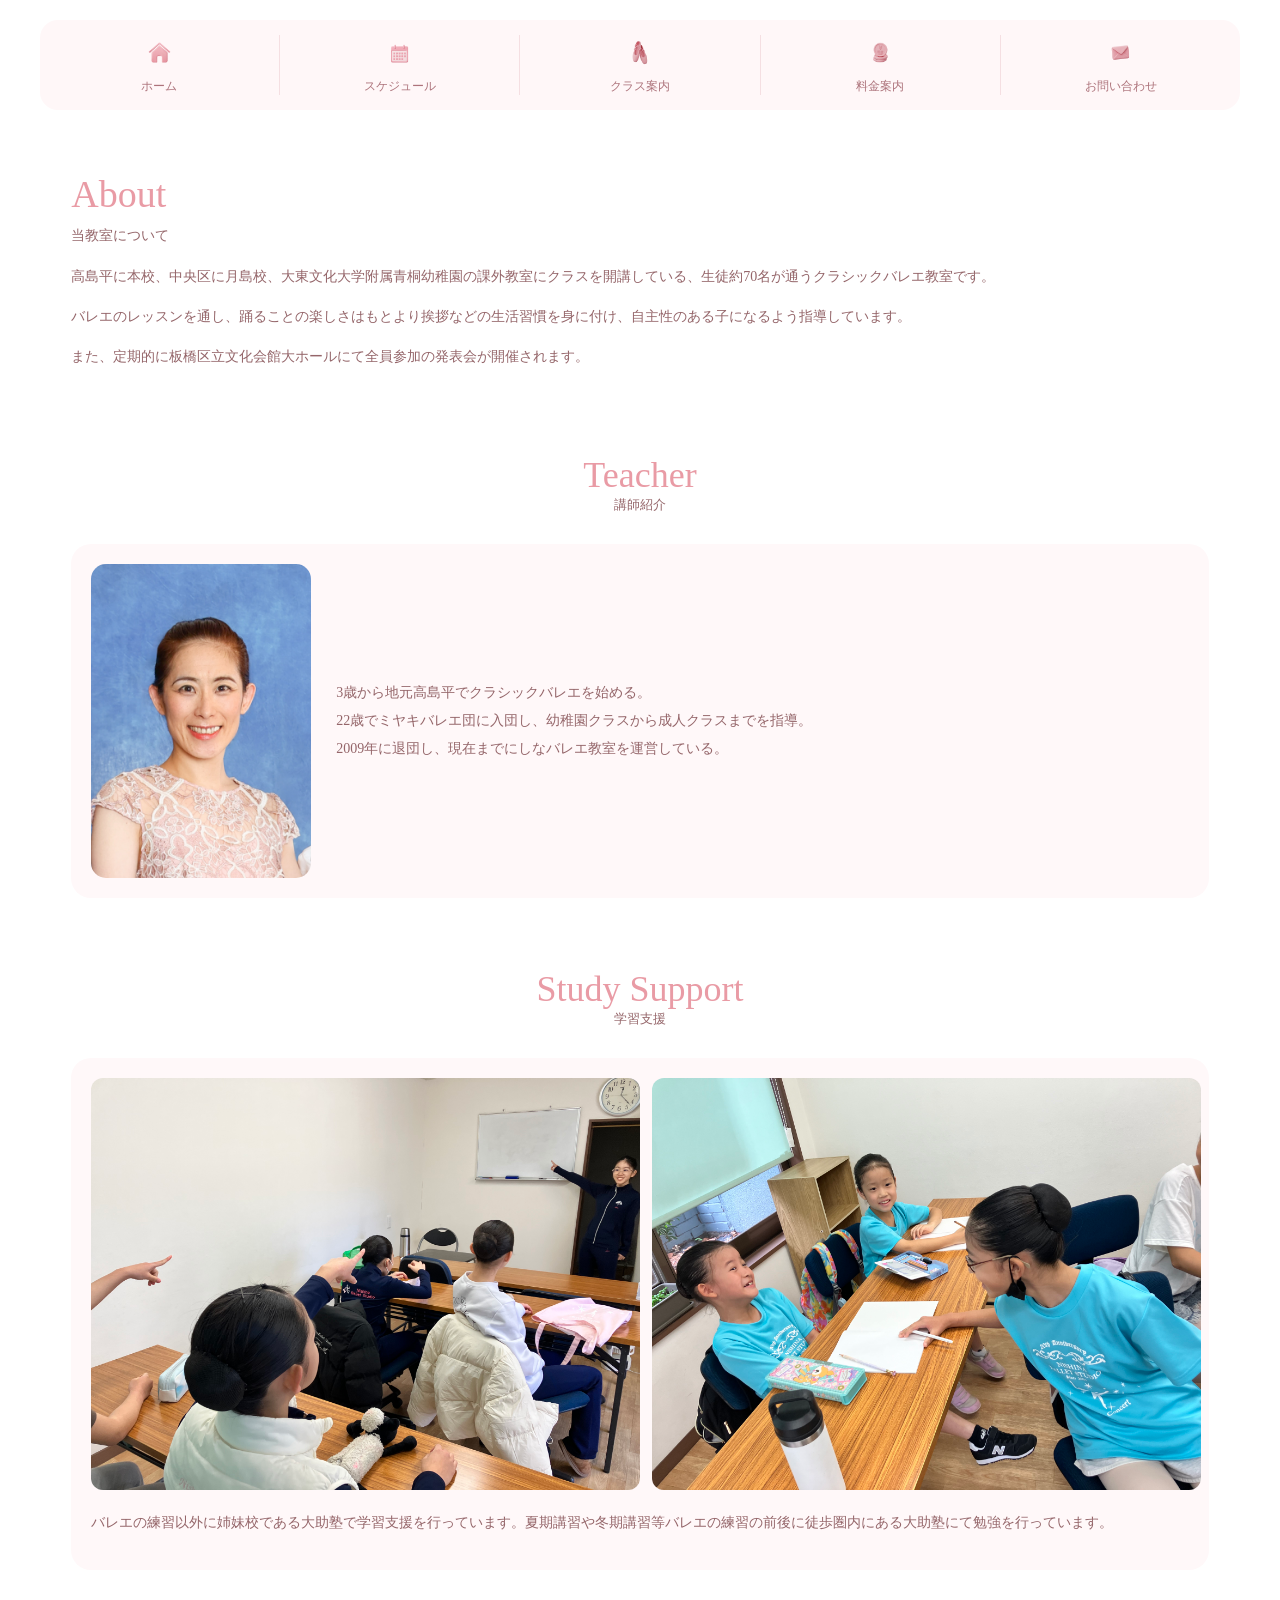
<file: index.html>
<!DOCTYPE html>
<html lang="ja">
<head>
    <meta charset="UTF-8">
    <meta name="viewport" content="width=device-width, initial-scale=1.0">
    <title>にしなバレエスタジオ | Nishina Ballet Studio | 東京都板橋区のバレエ教室</title>
    <link rel="stylesheet" href="css/index.css">
</head>
<body>
    <nav class="navigation">
    <a href="index.html">
        <img src="images/home.png" alt="ホーム">
        <span>ホーム</span>
    </a>
    <a href="schedule.html">
        <img src="images/schedule.png" alt="スケジュール">
        <span>スケジュール</span>
    </a>
    <a href="class.html">
        <img src="images/class.png" alt="クラス案内">
        <span>クラス案内</span>
    </a>
    <a href="fee.html">
        <img src="images/fee.png" alt="料金案内">
        <span>料金案内</span>
    </a>
    <a href="access-info.html">
        <img src="images/access-info.png" alt="お問い合わせ">
        <span>お問い合わせ</span>
    </a>
</nav>

    
<section class="about">

    <div class="about-text">

        <h2>About</h2>
        <p class="subtitle">当教室について</p>
        <p>高島平に本校、中央区に月島校、大東文化大学附属青桐幼稚園の課外教室にクラスを開講している、生徒約70名が通うクラシックバレエ教室です。</p>
        <p>バレエのレッスンを通し、踊ることの楽しさはもとより挨拶などの生活習慣を身に付け、自主性のある子になるよう指導しています。</p>
        <p>また、定期的に板橋区立文化会館大ホールにて全員参加の発表会が開催されます。</p>
    </div>
</section>


    
<!-- 講師紹介 -->
<section class="teacher">

    <div class="section-title">
        <h2>Teacher</h2>
        <p>講師紹介</p>
    </div>

    <div class="teacher-content">

        <img src="images/teacher.jpg" alt="小林西奈">

        <div class="teacher-text">
            <p>
                3歳から地元高島平でクラシックバレエを始める。
                <br>
                22歳でミヤキバレエ団に入団し、幼稚園クラスから成人クラスまでを指導。
                <br>
                2009年に退団し、現在までにしなバレエ教室を運営している。
            </p>
        </div>

    </div>

</section>


<!-- 学習支援 -->
<section class="study">

    <div class="section-title">
        <h2>Study Support</h2>
        <p>学習支援</p>
    </div>

    <div class="study-content">

        <div class="study-images">
            <img src="images/study1.jpg" alt="大助塾1">
            <img src="images/study2.jpg" alt="大助塾2">
        </div>

        <p>
            バレエの練習以外に姉妹校である大助塾で学習支援を行っています。夏期講習や冬期講習等バレエの練習の前後に徒歩圏内にある大助塾にて勉強を行っています。
        </p>

    </div>

</section>
</body>
</html>
</file>
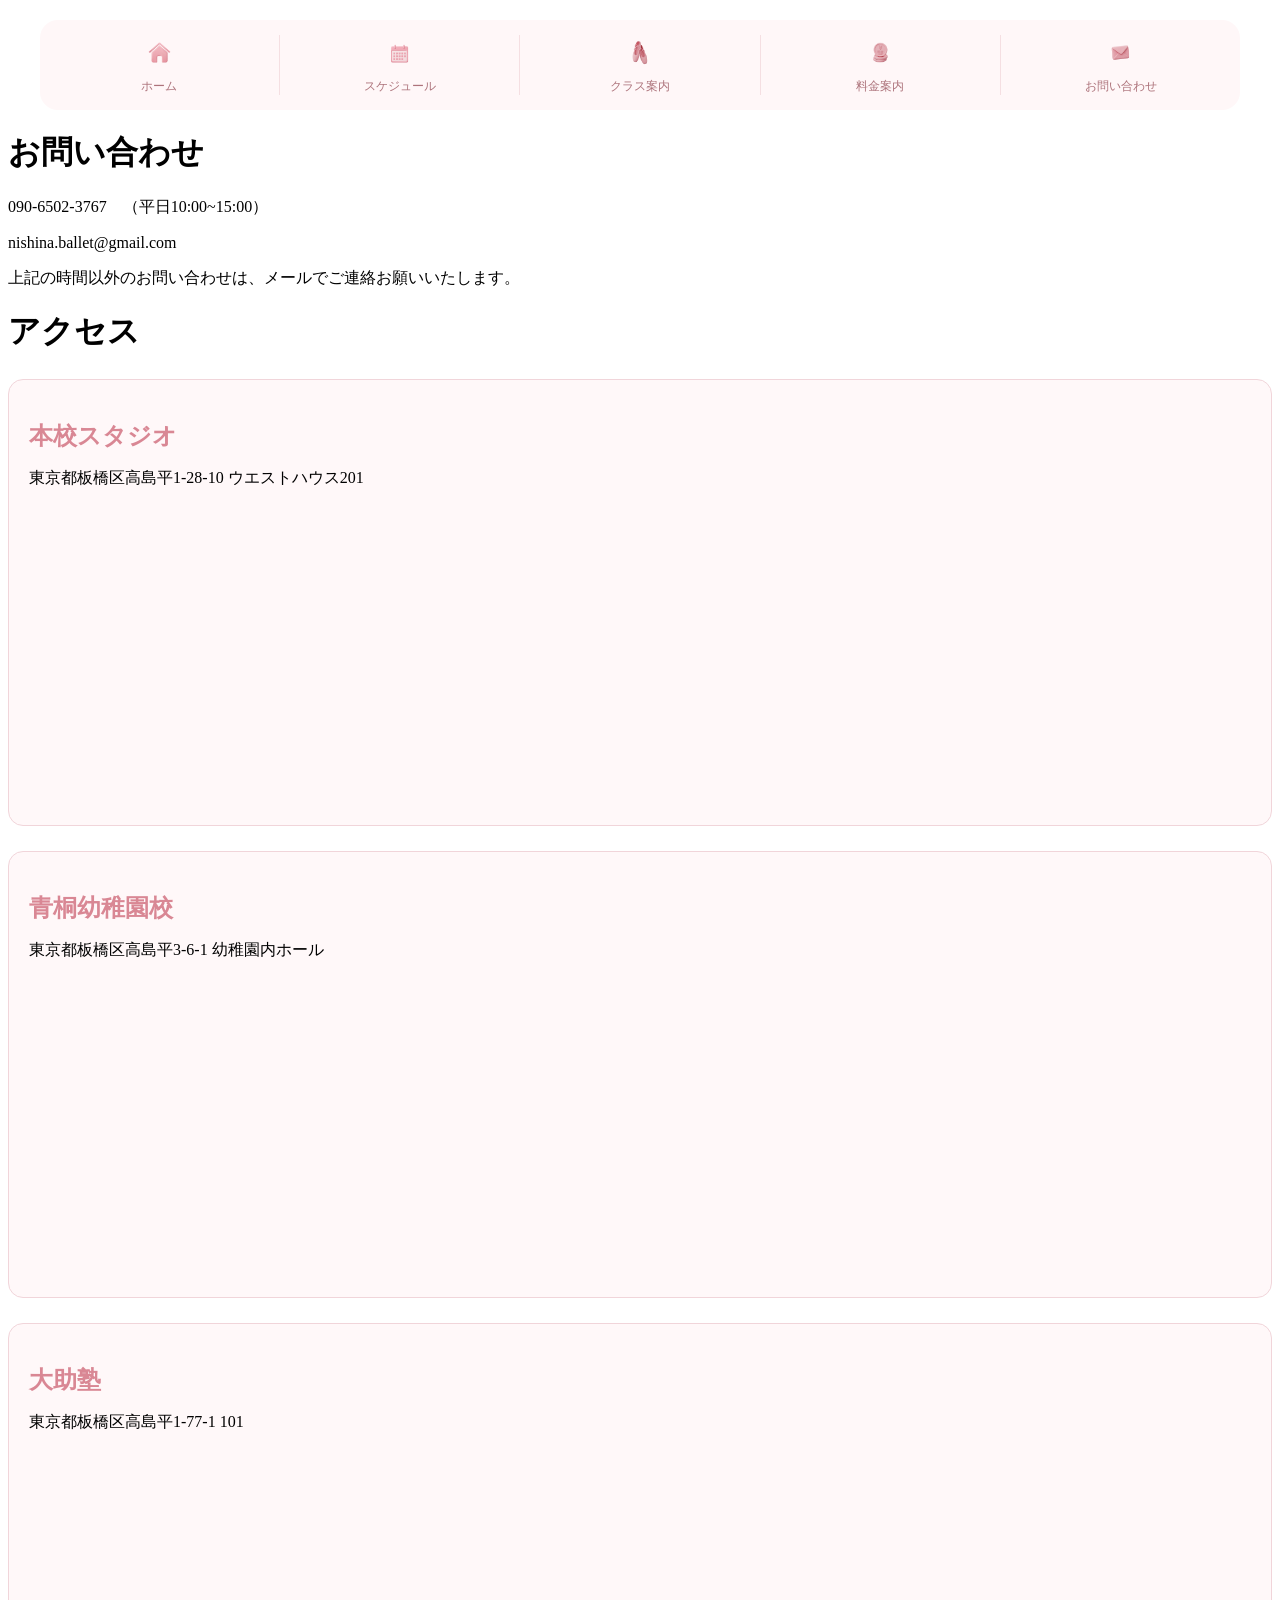
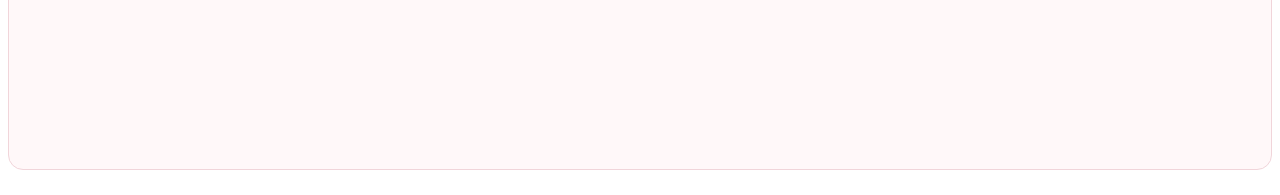
<file: access-info.html>
<!DOCTYPE html>
<html lang="ja">
<head>
    <meta charset="UTF-8">
    <meta name="viewport" content="width=device-width, initial-scale=1.0">
    <title>お問い合わせ・アクセス</title>
    <link rel="stylesheet" href="css/access-info.css">
</head>
<body>
    <nav class="navigation">
    <a href="index.html">
        <img src="images/home.png" alt="ホーム">
        <span>ホーム</span>
    </a>
    <a href="schedule.html">
        <img src="images/schedule.png" alt="スケジュール">
        <span>スケジュール</span>
    </a>
    <a href="class.html">
        <img src="images/class.png" alt="クラス案内">
        <span>クラス案内</span>
    </a>
    <a href="fee.html">
        <img src="images/fee.png" alt="料金案内">
        <span>料金案内</span>
    </a>
    <a href="access-info.html">
        <img src="images/access-info.png" alt="お問い合わせ">
        <span>お問い合わせ</span>
    </a>
    </nav>

    
<h1>お問い合わせ</h1>
<p>090-6502-3767　（平日10:00~15:00）</p>
<p>nishina.ballet@gmail.com</p>
<p>上記の時間以外のお問い合わせは、メールでご連絡お願いいたします。</p>

<h1>アクセス</h1>

<section class="access-card">
    <h2>本校スタジオ</h2>
    <p>東京都板橋区高島平1-28-10 ウエストハウス201</p>

    <div class="map">
        <iframe src="https://www.google.com/maps/embed?pb=!1m18!1m12!1m3!1d3236.6671676827345!2d139.67083847482758!3d35.78355132434812!2m3!1f0!2f0!3f0!3m2!1i1024!2i768!4f13.1!3m3!1m2!1s0x6018ecbc528ca061%3A0x77e0cec1c41e756e!2z44CSMTc1LTAwODIg5p2x5Lqs6YO95p2_5qmL5Yy66auY5bO25bmz77yR5LiB55uu77yS77yY4oiS77yR77yQIOOCpuOCqOOCueODiOODj-OCpOODhOmrmOWztuW5syAyMDE!5e0!3m2!1sja!2sjp!4v1792992447072!5m2!1sja!2sjp" width="600" height="450" style="border:0;" allowfullscreen="" loading="lazy" referrerpolicy="strict-origin-when-cross-origin"></iframe>
    </div>
</section>

<section class="access-card">
    <h2>青桐幼稚園校</h2>
    <p>東京都板橋区高島平3-6-1 幼稚園内ホール</p>

    <div class="map">
        <iframe src="https://www.google.com/maps/embed?pb=!1m18!1m12!1m3!1d809.1535140948446!2d139.65342026953516!3d35.78485568621378!2m3!1f0!2f0!3f0!3m2!1i1024!2i768!4f13.1!3m3!1m2!1s0x6018ec810da49293%3A0x4968115e46ff31e1!2z5aSn5p2x5paH5YyW5aSn5a2mIOmZhOWxnumdkuahkOW5vOeomuWckg!5e0!3m2!1sja!2sjp!4v1792992515979!5m2!1sja!2sjp" width="600" height="450" style="border:0;" allowfullscreen="" loading="lazy" referrerpolicy="strict-origin-when-cross-origin"></iframe>
    </div>
</section>

<section class="access-card">
    <h2>大助塾</h2>
    <p>東京都板橋区高島平1-77-1 101</p>

    <div class="map">
        <iframe src="https://www.google.com/maps/embed?pb=!1m18!1m12!1m3!1d3236.574903181785!2d139.6696562748277!3d35.785817224223315!2m3!1f0!2f0!3f0!3m2!1i1024!2i768!4f13.1!3m3!1m2!1s0x6018ecbd34c194f5%3A0x2c8472e56137f5d9!2z44CSMTc1LTAwODIg5p2x5Lqs6YO95p2_5qmL5Yy66auY5bO25bmz77yR5LiB55uu77yX77yX4oiS77yRIOmrmOWztuW5s-OCvOODs-ODnOODqeODvOODjiAxMDE!5e0!3m2!1sja!2sjp!4v1792992551763!5m2!1sja!2sjp" width="600" height="450" style="border:0;" allowfullscreen="" loading="lazy" referrerpolicy="strict-origin-when-cross-origin"></iframe>
    </div>
</section>

</body>
</html>
</file>
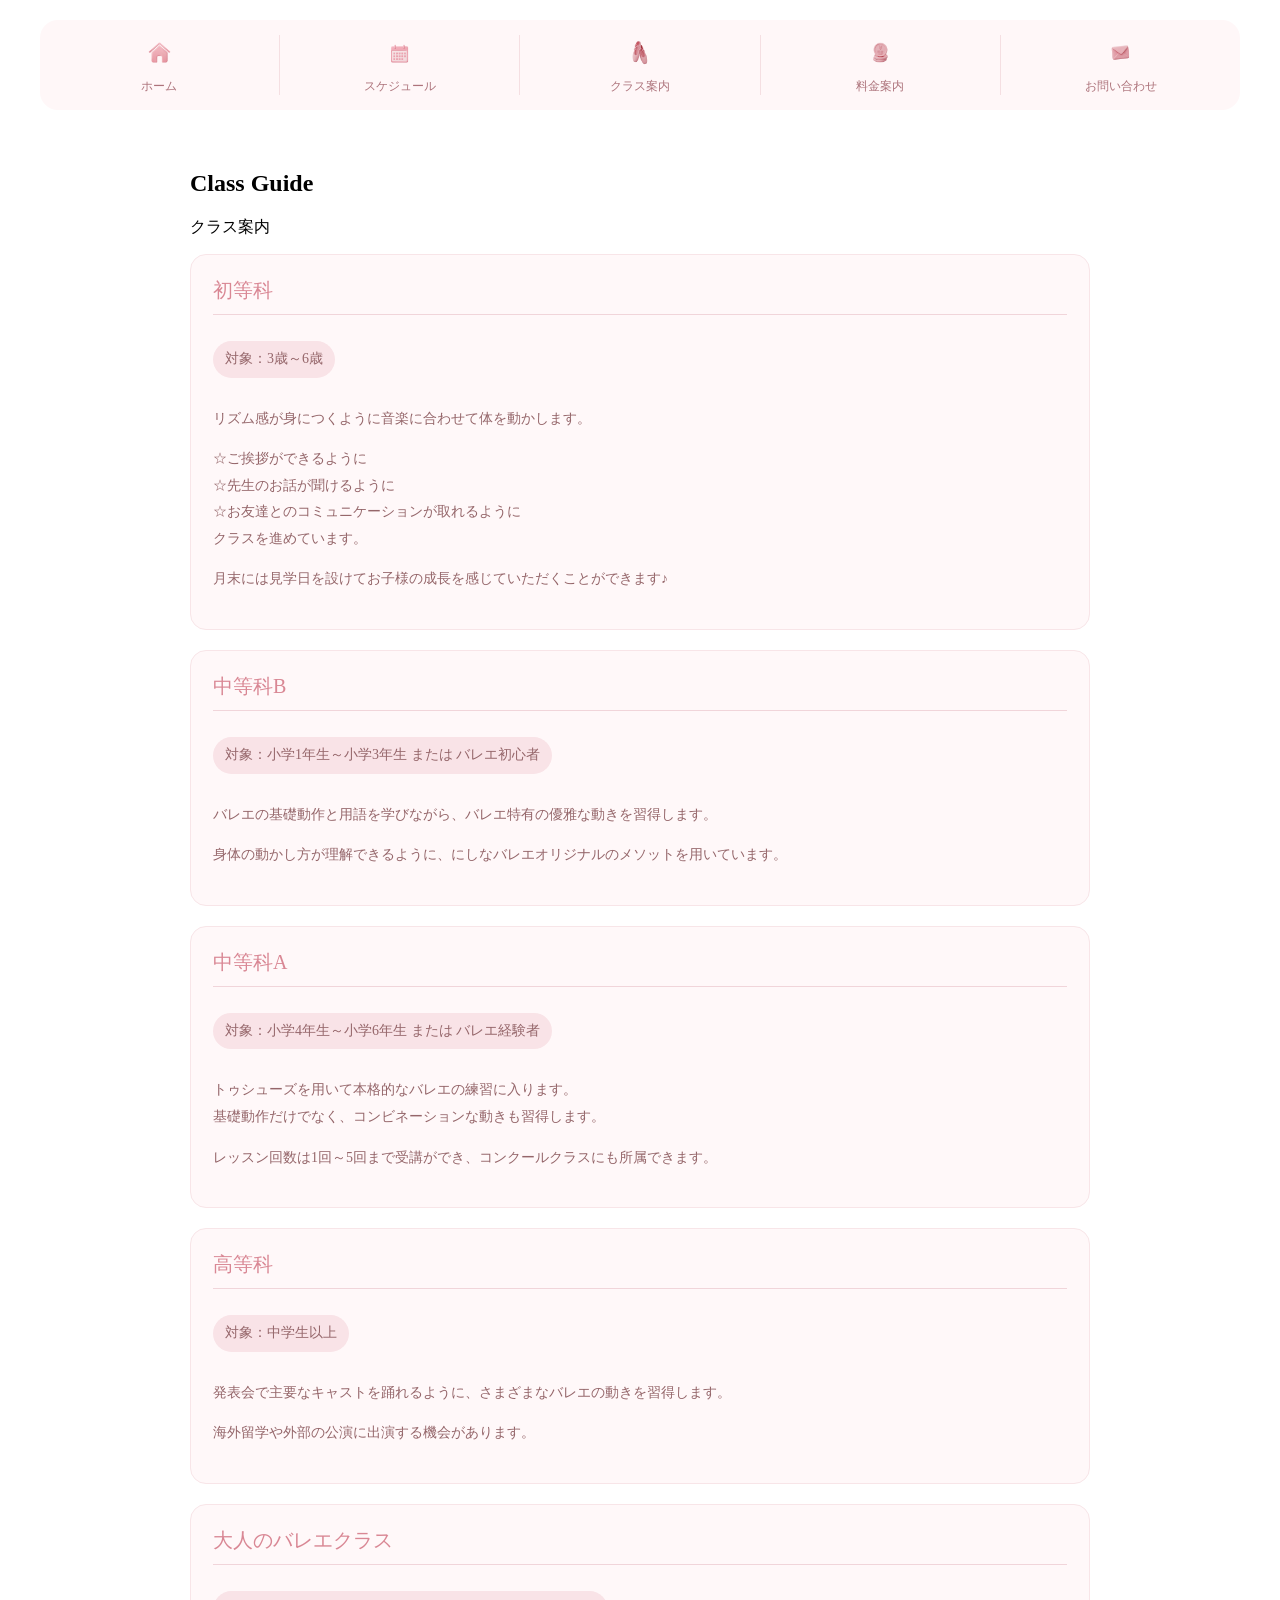
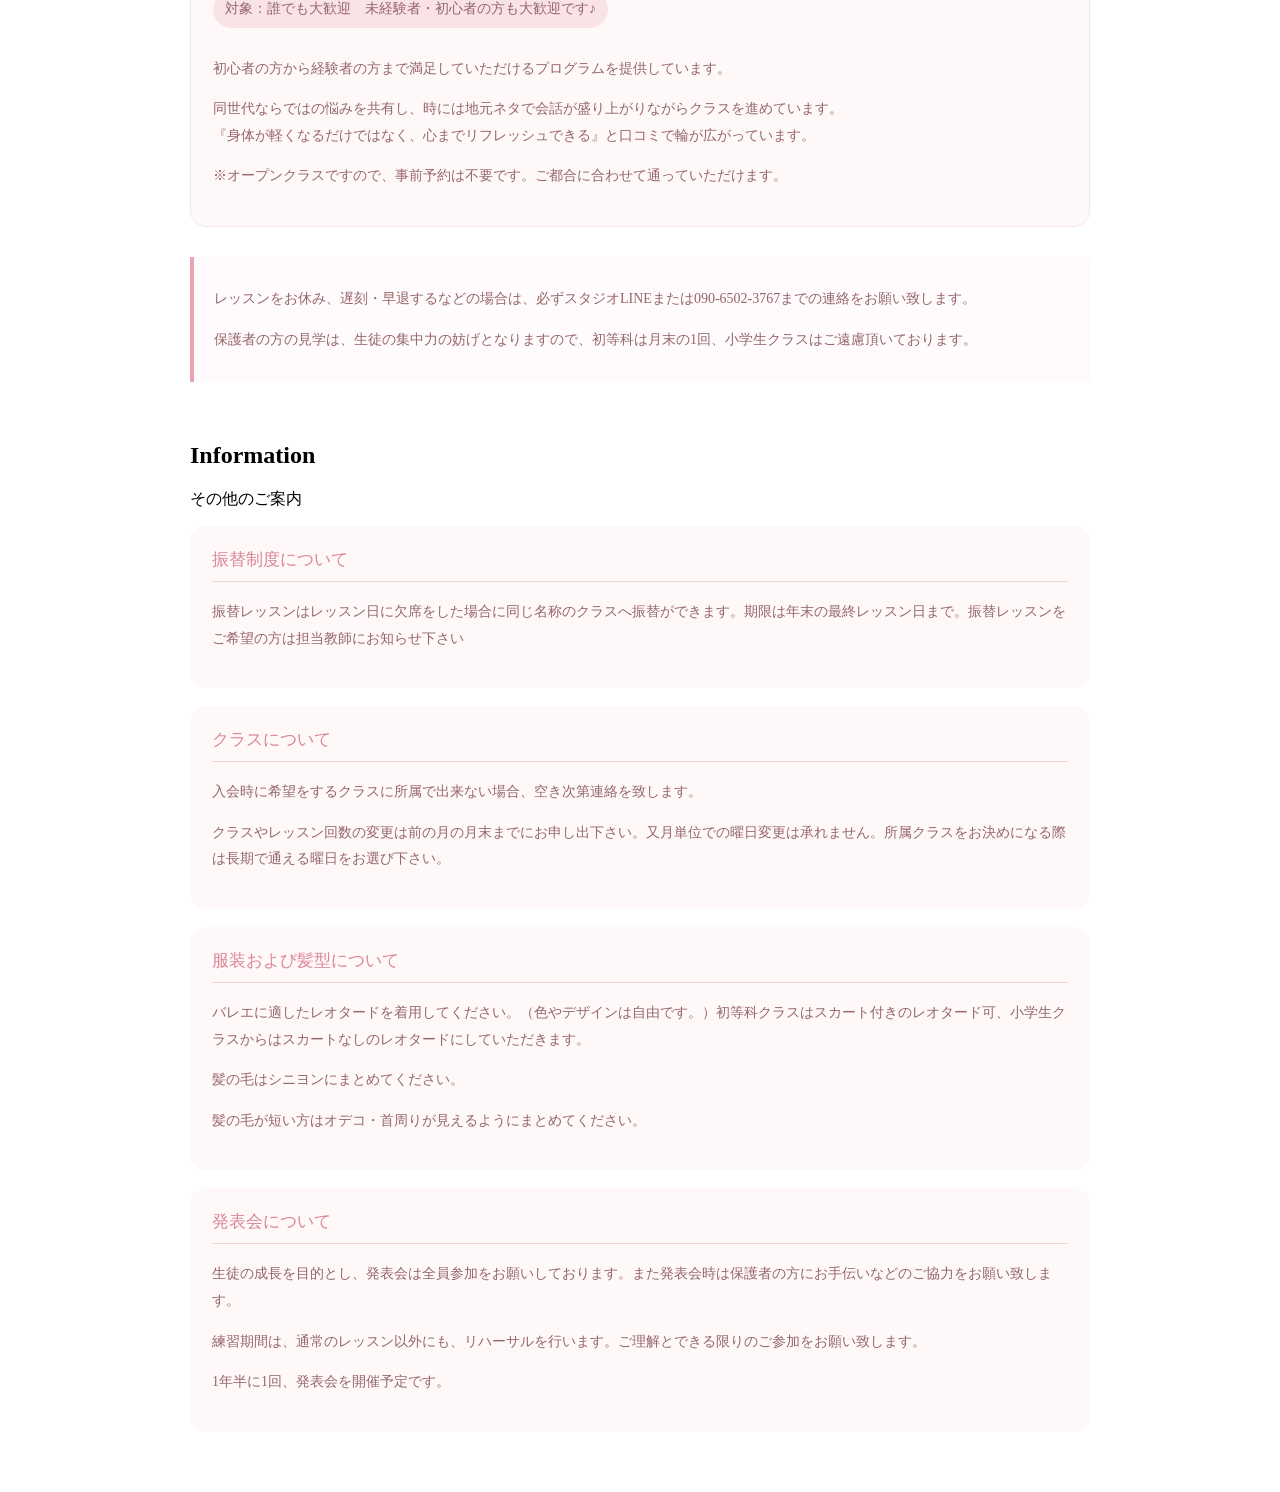
<file: class.html>
<!DOCTYPE html>
<html lang="ja">
<head>
    <meta charset="UTF-8">
    <meta name="viewport" content="width=device-width, initial-scale=1.0">
    <title>クラス案内</title>
    <link rel="stylesheet" href="css/class.css">
</head>
<body>
   <nav class="navigation">
    <a href="index.html">
        <img src="images/home.png" alt="ホーム">
        <span>ホーム</span>
    </a>
    <a href="schedule.html">
        <img src="images/schedule.png" alt="スケジュール">
        <span>スケジュール</span>
    </a>
    <a href="class.html">
        <img src="images/class.png" alt="クラス案内">
        <span>クラス案内</span>
    </a>
    <a href="fee.html">
        <img src="images/fee.png" alt="料金案内">
        <span>料金案内</span>
    </a>
    <a href="access-info.html">
        <img src="images/access-info.png" alt="お問い合わせ">
        <span>お問い合わせ</span>
    </a>
    </nav> 
    
    
<section class="class-guide">

    <div class="section-title">
        <h2>Class Guide</h2>
        <p>クラス案内</p>
    </div>

    <!-- 初等科 -->
    <div class="class-card">
        <h3>初等科</h3>
        <p class="class-target">対象：3歳～6歳</p>
        <p>リズム感が身につくように音楽に合わせて体を動かします。</p>
        <p>
            ☆ご挨拶ができるように<br>
            ☆先生のお話が聞けるように<br>
            ☆お友達とのコミュニケーションが取れるように<br>
            クラスを進めています。
        </p>
        <p>月末には見学日を設けてお子様の成長を感じていただくことができます♪</p>
    </div>

    <!-- 中等科B -->
    <div class="class-card">
        <h3>中等科B</h3>
        <p class="class-target">対象：小学1年生～小学3年生 または バレエ初心者</p>
        <p>バレエの基礎動作と用語を学びながら、バレエ特有の優雅な動きを習得します。</p>
        <p>身体の動かし方が理解できるように、にしなバレエオリジナルのメソットを用いています。</p>
    </div>

    <!-- 中等科A -->
    <div class="class-card">
        <h3>中等科A</h3>
        <p class="class-target">対象：小学4年生～小学6年生 または バレエ経験者</p>
        <p>トゥシューズを用いて本格的なバレエの練習に入ります。<br>基礎動作だけでなく、コンビネーションな動きも習得します。</p>
        <p>レッスン回数は1回～5回まで受講ができ、コンクールクラスにも所属できます。</p>
    </div>

    <!-- 高等科 -->
    <div class="class-card">
        <h3>高等科</h3>
        <p class="class-target">対象：中学生以上</p>
        <p>発表会で主要なキャストを踊れるように、さまざまなバレエの動きを習得します。</p>
        <p>海外留学や外部の公演に出演する機会があります。</p>
    </div>

    <!-- 大人のバレエクラス -->
    <div class="class-card">
        <h3>大人のバレエクラス</h3>
        <p class="class-target">対象：誰でも大歓迎　未経験者・初心者の方も大歓迎です♪</p>
        <p>初心者の方から経験者の方まで満足していただけるプログラムを提供しています。</p>
        <p>同世代ならではの悩みを共有し、時には地元ネタで会話が盛り上がりながらクラスを進めています。<br>『身体が軽くなるだけではなく、心までリフレッシュできる』と口コミで輪が広がっています。</p>
        <p>※オープンクラスですので、事前予約は不要です。ご都合に合わせて通っていただけます。</p>
    </div>

    <!-- 注意事項 -->
    <div class="class-notice">
        <p>レッスンをお休み、遅刻・早退するなどの場合は、必ずスタジオLINEまたは090-6502-3767までの連絡をお願い致します。</p>
        <p>保護者の方の見学は、生徒の集中力の妨げとなりますので、初等科は月末の1回、小学生クラスはご遠慮頂いております。</p>
    </div>

</section>


<!-- その他のご案内 -->
<section class="class-rules">

    <div class="section-title">
        <h2>Information</h2>
        <p>その他のご案内</p>
    </div>

    <div class="rule-card">
        <h3>振替制度について</h3>
        <p>振替レッスンはレッスン日に欠席をした場合に同じ名称のクラスへ振替ができます。期限は年末の最終レッスン日まで。振替レッスンをご希望の方は担当教師にお知らせ下さい</p>
    </div>

    <div class="rule-card">
        <h3>クラスについて</h3>
        <p>入会時に希望をするクラスに所属で出来ない場合、空き次第連絡を致します。</p>
        <p>クラスやレッスン回数の変更は前の月の月末までにお申し出下さい。又月単位での曜日変更は承れません。所属クラスをお決めになる際は長期で通える曜日をお選び下さい。</p>
    </div>

    <div class="rule-card">
        <h3>服装および髪型について</h3>
        <p>バレエに適したレオタードを着用してください。（色やデザインは自由です。）初等科クラスはスカート付きのレオタード可、小学生クラスからはスカートなしのレオタードにしていただきます。</p>
        <p>髪の毛はシニヨンにまとめてください。</p>
        <p>髪の毛が短い方はオデコ・首周りが見えるようにまとめてください。</p>
    </div>

    <div class="rule-card">
        <h3>発表会について</h3>
        <p>生徒の成長を目的とし、発表会は全員参加をお願いしております。また発表会時は保護者の方にお手伝いなどのご協力をお願い致します。</p>
        <p>練習期間は、通常のレッスン以外にも、リハーサルを行います。ご理解とできる限りのご参加をお願い致します。</p>
        <p>1年半に1回、発表会を開催予定です。</p>
    </div>

</section>

</body>
</html>
</file>
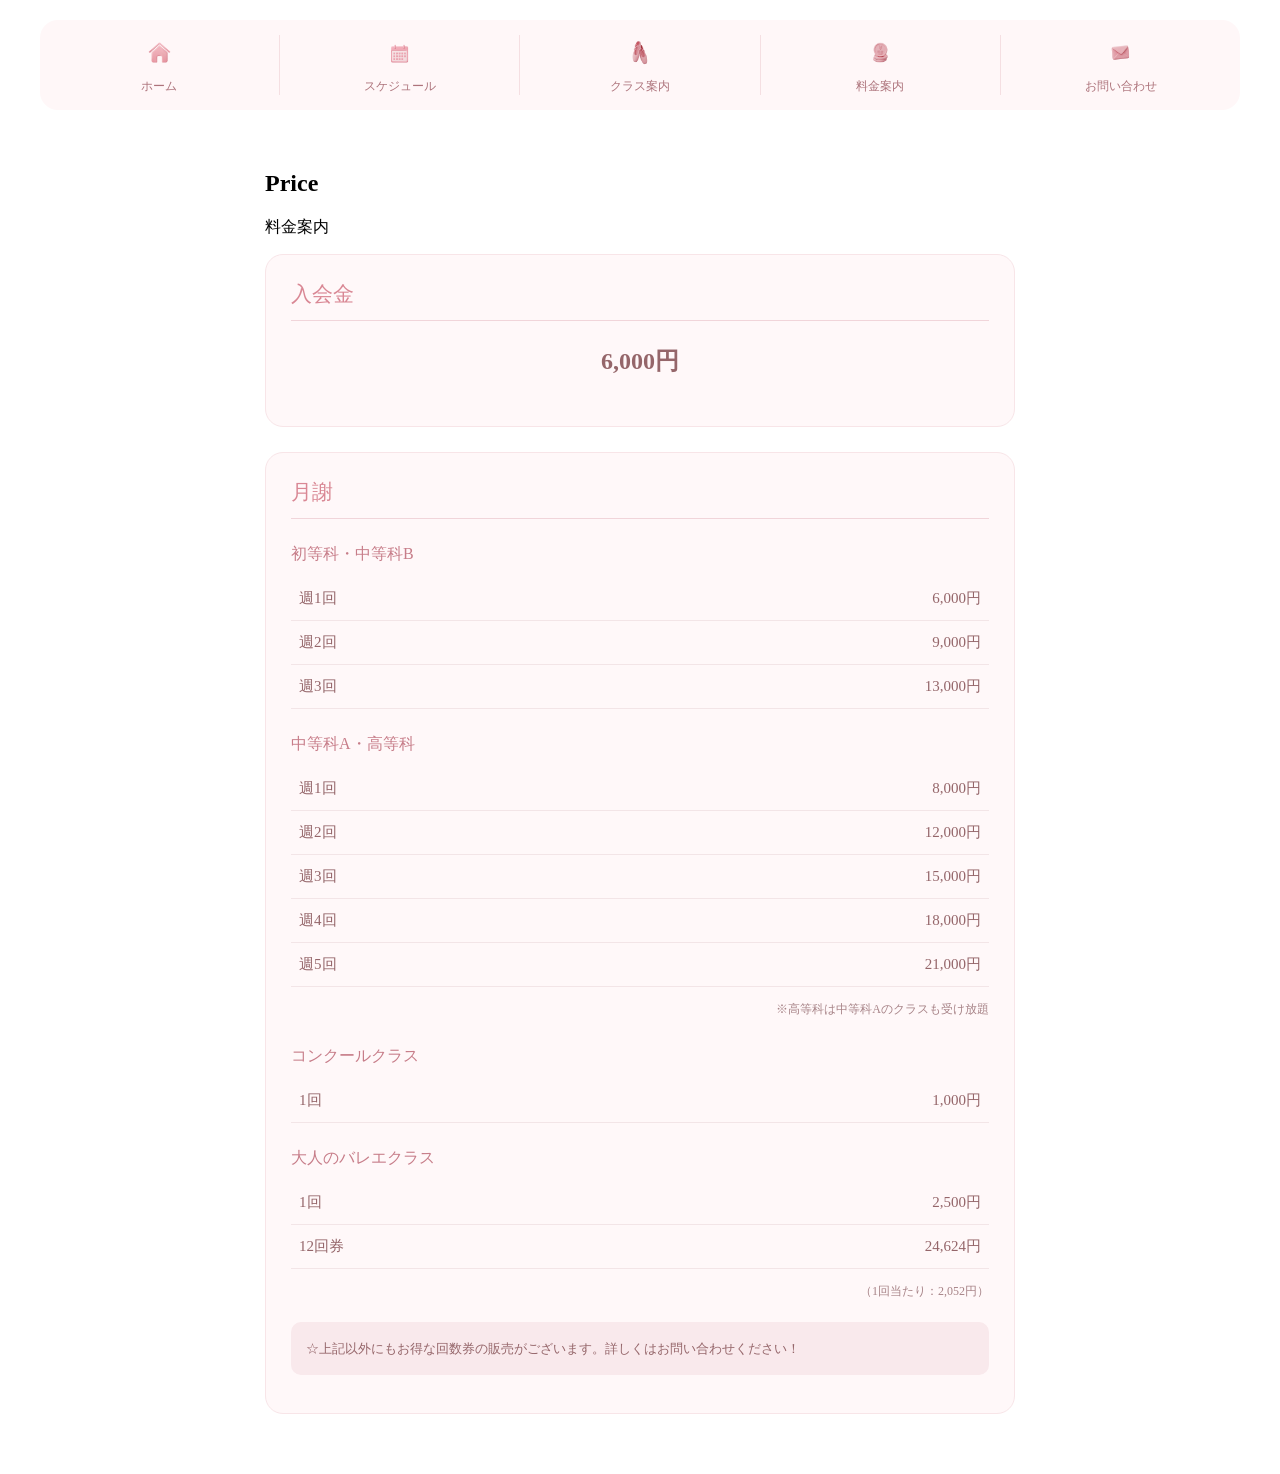
<file: fee.html>
<!DOCTYPE html>
<html lang="ja">
<head>
    <meta charset="UTF-8">
    <meta name="viewport" content="width=device-width, initial-scale=1.0">
    <title>料金案内</title>
    <link rel="stylesheet" href="css/fee.css">
</head>
<body>
    <nav class="navigation">
    <a href="index.html">
        <img src="images/home.png" alt="ホーム">
        <span>ホーム</span>
    </a>
    <a href="schedule.html">
        <img src="images/schedule.png" alt="スケジュール">
        <span>スケジュール</span>
    </a>
    <a href="class.html">
        <img src="images/class.png" alt="クラス案内">
        <span>クラス案内</span>
    </a>
    <a href="fee.html">
        <img src="images/fee.png" alt="料金案内">
        <span>料金案内</span>
    </a>
    <a href="access-info.html">
        <img src="images/access-info.png" alt="お問い合わせ">
        <span>お問い合わせ</span>
    </a>
    </nav>
    
    
<section class="fee-page">

    <div class="section-title">
        <h2>Price</h2>
        <p>料金案内</p>
    </div>

    <!-- 入会金 -->
    <div class="fee-card">
        <h3>入会金</h3>
        <p class="fee-price">6,000円</p>
    </div>

    <!-- 月謝 -->
    <div class="fee-card">
        <h3>月謝</h3>

        <div class="fee-category">
            <h4>初等科・中等科B</h4>
            <div class="fee-row">
                <span>週1回</span>
                <span>6,000円</span>
            </div>
            <div class="fee-row">
                <span>週2回</span>
                <span>9,000円</span>
            </div>
            <div class="fee-row">
                <span>週3回</span>
                <span>13,000円</span>
            </div>
        </div>

        <div class="fee-category">
            <h4>中等科A・高等科</h4>
            <div class="fee-row">
                <span>週1回</span>
                <span>8,000円</span>
            </div>
            <div class="fee-row">
                <span>週2回</span>
                <span>12,000円</span>
            </div>
            <div class="fee-row">
                <span>週3回</span>
                <span>15,000円</span>
            </div>
            <div class="fee-row">
                <span>週4回</span>
                <span>18,000円</span>
            </div>
            <div class="fee-row">
                <span>週5回</span>
                <span>21,000円</span>
            </div>
            <p class="fee-note">
                ※高等科は中等科Aのクラスも受け放題
            </p>
        </div>

        <div class="fee-category">
            <h4>コンクールクラス</h4>
            <div class="fee-row">
                <span>1回</span>
                <span>1,000円</span>
            </div>
        </div>

        <div class="fee-category">
            <h4>大人のバレエクラス</h4>
            <div class="fee-row">
                <span>1回</span>
                <span>2,500円</span>
            </div>
            <div class="fee-row">
                <span>12回券</span>
                <span>24,624円</span>
            </div>
            <p class="fee-note">
                （1回当たり：2,052円）
            </p>
            <p class="fee-message">
                ☆上記以外にもお得な回数券の販売がございます。詳しくはお問い合わせください！
            </p>
        </div>

    </div>

</section>

</body>
</html>
</file>
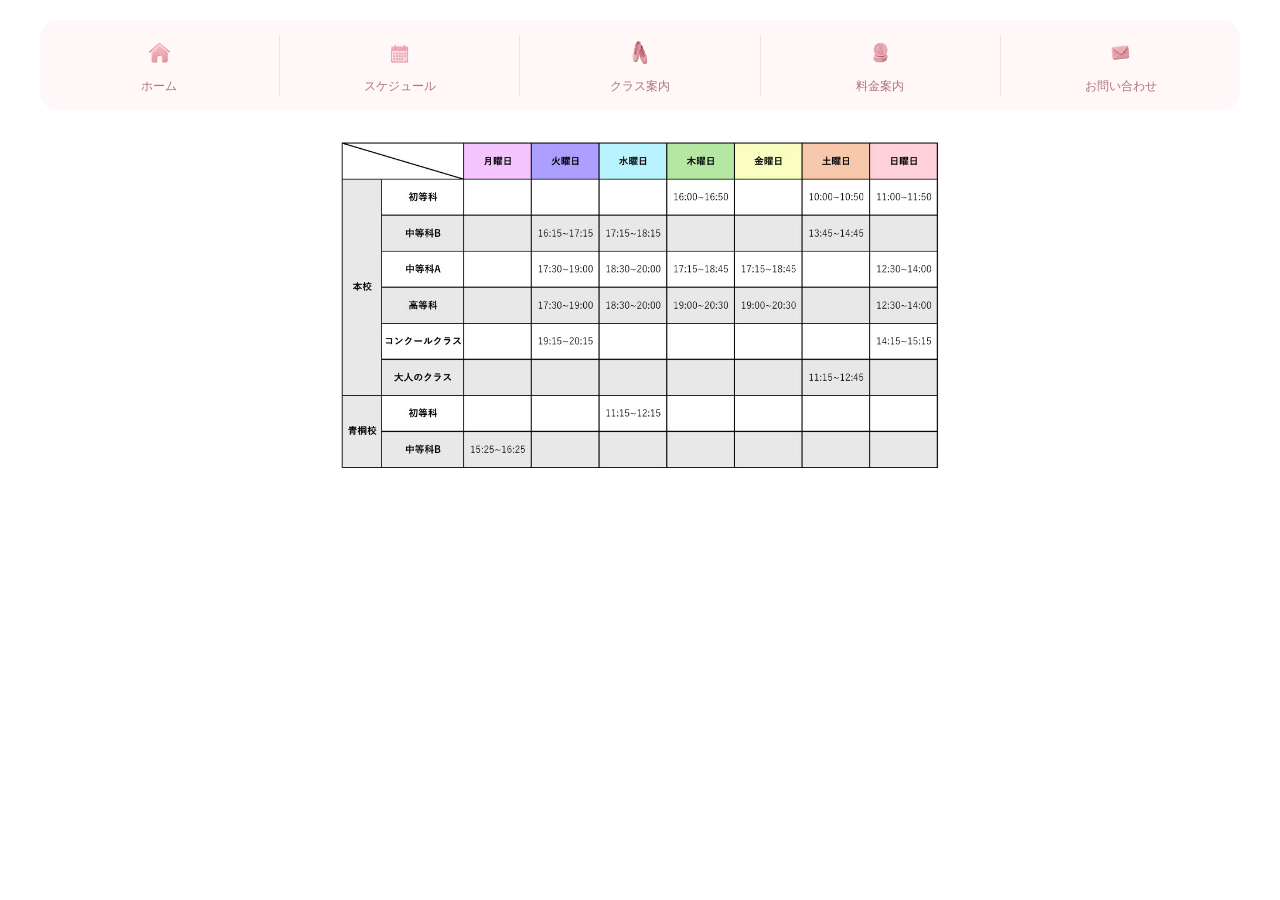
<file: schedule.html>
<!DOCTYPE html>
<html lang="ja">
<head>
    <meta charset="UTF-8">
    <meta name="viewport" content="width=device-width, initial-scale=1.0">
    <title>スケジュール</title>
    <link rel="stylesheet" href="css/schedule.css">
</head>
<body>
   <nav class="navigation">
    <a href="index.html">
        <img src="images/home.png" alt="ホーム">
        <span>ホーム</span>
    </a>
    <a href="schedule.html">
        <img src="images/schedule.png" alt="スケジュール">
        <span>スケジュール</span>
    </a>
    <a href="class.html">
        <img src="images/class.png" alt="クラス案内">
        <span>クラス案内</span>
    </a>
    <a href="fee.html">
        <img src="images/fee.png" alt="料金案内">
        <span>料金案内</span>
    </a>
    <a href="access-info.html">
        <img src="images/access-info.png" alt="お問い合わせ">
        <span>お問い合わせ</span>
    </a>
    </nav> 

    <img class="schedule-image" src="images/time.jpg" alt="クラス時間">
</body>
</html>
</file>
<file: css/index.css>
/* ナビゲーション全体 */
.navigation {
    display: flex;
    justify-content: space-around;
    align-items: center;

    width: 95%;
    margin: 20px auto;
    padding: 15px 0;

    background-color: #fff7f8;
    border-radius: 18px;
}

/* それぞれのリンク */
.navigation a {
    display: flex;
    flex-direction: column;
    align-items: center;
    justify-content: center;

    flex: 1;
    text-decoration: none;
    color: #ad737b;

    font-size: 12px;
    gap: 8px;

    border-right: 1px solid #f5dfe2;
}

/* 最後のリンクだけ右線を消す */
.navigation a:last-child {
    border-right: none;
}

/* アイコン画像 */
.navigation img {
    width: 35px;
    height: 35px;
    object-fit: contain;
}

/* リンクを押したとき */
.navigation a:hover {
    opacity: 0.65;
}


.about {
    display: flex;
    align-items: center;
    justify-content: space-between;
    width: 90%;
    margin: 50px auto;
    gap: 20px;
}

.about-text {
    flex: 1;
    color: #95666a;
    font-size: 14px;
    line-height: 1.8;
}

.about-text h2 {
    color: #e99ba5;
    font-family: cursive;
    font-size: 38px;
    font-weight: normal;
    margin: 0;
}

.about-text .subtitle {
    margin-top: -5px;
    margin-bottom: 15px;
}

.about-text p {
    margin-bottom: 15px;
}

.about-image {
    flex: 1;
    text-align: center;
}

.about-image img {
    width: 100%;
    max-width: 280px;
    height: auto;
}

/* スマホ用 */
@media screen and (max-width: 600px) {
    .about {
        flex-direction: column;
        text-align: center;
    }

    .about-text {
        width: 100%;
    }

    .about-image img {
        max-width: 220px;
    }
}


/* セクション共通 */
.teacher,
.study {
    width: 90%;
    margin: 70px auto;
}

/* 見出し */
.section-title {
    text-align: center;
    margin-bottom: 30px;
}

.section-title h2 {
    font-family: cursive;
    font-size: 36px;
    font-weight: normal;
    color: #e99ba5;
    margin: 0;
}

.section-title p {
    color: #95666a;
    font-size: 13px;
    margin-top: 0;
}

/* 講師紹介 */
.teacher-content {
    display: flex;
    align-items: center;
    gap: 25px;
    background-color: #fff8f9;
    border-radius: 20px;
    padding: 20px;
}

.teacher-content img {
    width: 40%;
    max-width: 220px;
    border-radius: 15px;
    object-fit: cover;
}

.teacher-text {
    flex: 1;
    color: #95666a;
    font-size: 14px;
    line-height: 2;
}

/* 学習支援 */
.study-content {
    background-color: #fff8f9;
    border-radius: 20px;
    padding: 20px;
}

.study-images {
    display: flex;
    gap: 12px;
    margin-bottom: 20px;
}

.study-images img {
    width: 50%;
    border-radius: 12px;
    object-fit: cover;
}

.study-content p {
    color: #95666a;
    font-size: 14px;
    line-height: 1.9;
}


/* スマホ対応 */
@media screen and (max-width: 600px) {

    .teacher-content {
        flex-direction: column;
        text-align: center;
    }

    .teacher-content img {
        width: 70%;
    }

    .teacher-text {
        width: 100%;
    }

    .study-images {
        flex-direction: column;
    }

    
@media screen and (max-width: 600px) {
    .navigation {
        width: 98%;
        padding: 12px 2px;
    }

    .navigation a {
        flex: 1;
        min-width: 0;
        font-size: 10px;
        white-space: nowrap;
        gap: 5px;
    }

    .navigation img {
        width: 28px;
        height: 28px;
    }
}
</file>
<file: css/access-info.css>
/* ナビゲーション全体 */
.navigation {
    display: flex;
    justify-content: space-around;
    align-items: center;

    width: 95%;
    margin: 20px auto;
    padding: 15px 0;

    background-color: #fff7f8;
    border-radius: 18px;
}

/* それぞれのリンク */
.navigation a {
    display: flex;
    flex-direction: column;
    align-items: center;
    justify-content: center;

    flex: 1;
    text-decoration: none;
    color: #ad737b;

    font-size: 12px;
    gap: 8px;

    border-right: 1px solid #f5dfe2;
}

/* 最後のリンクだけ右線を消す */
.navigation a:last-child {
    border-right: none;
}

/* アイコン画像 */
.navigation img {
    width: 35px;
    height: 35px;
    object-fit: contain;
}

/* リンクを押したとき */
.navigation a:hover {
    opacity: 0.65;
}


.access-card {
    background-color: #fff8f9;
    border: 1px solid #f1d5da;
    border-radius: 15px;
    padding: 20px;
    margin: 25px 0;
}

.access-card h2 {
    color: #d98794;
    margin-bottom: 10px;
}

.map {
    width: 100%;
    margin-top: 15px;
}

.map iframe {
    width: 100%;
    height: 300px;
    border: 0;
    border-radius: 12px;
    display: block;
}


@media screen and (max-width: 600px) {
    .navigation {
        width: 98%;
        padding: 12px 2px;
    }

    .navigation a {
        flex: 1;
        min-width: 0;
        font-size: 10px;
        white-space: nowrap;
        gap: 5px;
    }

    .navigation img {
        width: 28px;
        height: 28px;
    }
}
</file>
<file: css/class.css>
/* ナビゲーション全体 */
.navigation {
    display: flex;
    justify-content: space-around;
    align-items: center;

    width: 95%;
    margin: 20px auto;
    padding: 15px 0;

    background-color: #fff7f8;
    border-radius: 18px;
}

/* それぞれのリンク */
.navigation a {
    display: flex;
    flex-direction: column;
    align-items: center;
    justify-content: center;

    flex: 1;
    text-decoration: none;
    color: #ad737b;

    font-size: 12px;
    gap: 8px;

    border-right: 1px solid #f5dfe2;
}

/* 最後のリンクだけ右線を消す */
.navigation a:last-child {
    border-right: none;
}

/* アイコン画像 */
.navigation img {
    width: 35px;
    height: 35px;
    object-fit: contain;
}

/* リンクを押したとき */
.navigation a:hover {
    opacity: 0.65;
}


/* クラス案内全体 */
.class-guide,
.class-rules {
    width: 90%;
    max-width: 900px;
    margin: 60px auto;
}

/* クラスごとのカード */
.class-card {
    background-color: #fff8f9;
    border: 1px solid #f8e5e8;
    border-radius: 16px;
    padding: 22px;
    margin-bottom: 20px;
}

/* クラス名 */
.class-card h3 {
    color: #d98794;
    font-size: 20px;
    font-weight: normal;
    border-bottom: 1px solid #f1d5da;
    padding-bottom: 10px;
    margin-top: 0;
    margin-bottom: 12px;
}

/* 対象年齢 */
.class-target {
    display: inline-block;
    background-color: #f9e3e7;
    color: #a66f77;
    border-radius: 20px;
    padding: 5px 12px;
    font-size: 12px;
}

/* クラス説明文 */
.class-card p,
.class-notice p,
.rule-card p {
    color: #95666a;
    font-size: 14px;
    line-height: 1.9;
}

/* 注意事項 */
.class-notice {
    background-color: #fffafb;
    border-left: 4px solid #e9a5ae;
    padding: 15px 20px;
    margin-top: 30px;
}

/* その他の案内 */
.rule-card {
    background-color: #fff8f9;
    border-radius: 16px;
    padding: 22px;
    margin-bottom: 18px;
}

.rule-card h3 {
    color: #d98794;
    font-size: 17px;
    font-weight: normal;
    margin-top: 0;
    padding-bottom: 10px;
    border-bottom: 1px solid #f1d5da;
}


/* スマホ対応 */
@media screen and (max-width: 600px) {

    .class-guide,
    .class-rules {
        width: 92%;
        margin: 40px auto;
    }

    .class-card,
    .rule-card {
        padding: 17px;
        margin-bottom: 15px;
    }

    .class-card h3 {
        font-size: 18px;
    }

    .class-card p,
    .class-notice p,
    .rule-card p {
        font-size: 13px;
    }

}


@media screen and (max-width: 600px) {
    .navigation {
        width: 98%;
        padding: 12px 2px;
    }

    .navigation a {
        flex: 1;
        min-width: 0;
        font-size: 10px;
        white-space: nowrap;
        gap: 5px;
    }

    .navigation img {
        width: 28px;
        height: 28px;
    }
}
</file>
<file: css/fee.css>
/* ナビゲーション全体 */
.navigation {
    display: flex;
    justify-content: space-around;
    align-items: center;

    width: 95%;
    margin: 20px auto;
    padding: 15px 0;

    background-color: #fff7f8;
    border-radius: 18px;
}

/* それぞれのリンク */
.navigation a {
    display: flex;
    flex-direction: column;
    align-items: center;
    justify-content: center;

    flex: 1;
    text-decoration: none;
    color: #ad737b;

    font-size: 12px;
    gap: 8px;

    border-right: 1px solid #f5dfe2;
}

/* 最後のリンクだけ右線を消す */
.navigation a:last-child {
    border-right: none;
}

/* アイコン画像 */
.navigation img {
    width: 35px;
    height: 35px;
    object-fit: contain;
}

/* リンクを押したとき */
.navigation a:hover {
    opacity: 0.65;
}


/* 料金ページ全体 */
.fee-page {
    width: 90%;
    max-width: 750px;
    margin: 60px auto;
}

/* 料金カード */
.fee-card {
    background-color: #fff8f9;
    border: 1px solid #f8e5e8;
    border-radius: 18px;
    padding: 25px;
    margin-bottom: 25px;
}

/* カードのタイトル */
.fee-card h3 {
    color: #d98794;
    font-size: 21px;
    font-weight: normal;
    margin-top: 0;
    padding-bottom: 12px;
    border-bottom: 1px solid #f1d5da;
}

/* 入会金 */
.fee-price {
    color: #95666a;
    font-size: 24px;
    font-weight: bold;
    text-align: center;
}

/* 料金カテゴリー */
.fee-category {
    margin-top: 25px;
}

/* カテゴリーの見出し */
.fee-category h4 {
    color: #c77d89;
    font-size: 16px;
    font-weight: normal;
    margin-bottom: 12px;
}

/* 料金の1行 */
.fee-row {
    display: flex;
    justify-content: space-between;
    align-items: center;
    padding: 12px 8px;
    border-bottom: 1px solid #f3e5e7;
    color: #95666a;
    font-size: 15px;
}

/* 補足説明 */
.fee-note {
    color: #a78387;
    font-size: 12px;
    text-align: right;
    line-height: 1.8;
}

/* 回数券の説明 */
.fee-message {
    background-color: #f9e9ec;
    color: #95666a;
    border-radius: 10px;
    padding: 15px;
    font-size: 13px;
    line-height: 1.8;
    margin-top: 20px;
}


/* スマホ対応 */
@media screen and (max-width: 600px) {

    .fee-page {
        width: 92%;
        margin: 40px auto;
    }

    .fee-card {
        padding: 18px;
    }

    .fee-row {
        font-size: 14px;
    }

    .fee-price {
        font-size: 22px;
    }

}



@media screen and (max-width: 600px) {
    .navigation {
        width: 98%;
        padding: 12px 2px;
    }

    .navigation a {
        flex: 1;
        min-width: 0;
        font-size: 10px;
        white-space: nowrap;
        gap: 5px;
    }

    .navigation img {
        width: 28px;
        height: 28px;
    }
}
</file>
<file: css/schedule.css>
/* ナビゲーション全体 */
.navigation {
    display: flex;
    justify-content: space-around;
    align-items: center;

    width: 95%;
    margin: 20px auto;
    padding: 15px 0;

    background-color: #fff7f8;
    border-radius: 18px;
}

/* それぞれのリンク */
.navigation a {
    display: flex;
    flex-direction: column;
    align-items: center;
    justify-content: center;

    flex: 1;
    text-decoration: none;
    color: #ad737b;

    font-size: 12px;
    gap: 8px;

    border-right: 1px solid #f5dfe2;
}

/* 最後のリンクだけ右線を消す */
.navigation a:last-child {
    border-right: none;
}

/* アイコン画像 */
.navigation img {
    width: 35px;
    height: 35px;
    object-fit: contain;
}

/* リンクを押したとき */
.navigation a:hover {
    opacity: 0.65;
}


.schedule-image {
    width: 100%;
    max-width: 600px;
    height: auto;
    display: block;
    margin: 30px auto;
}


@media screen and (max-width: 600px) {
    .navigation {
        width: 98%;
        padding: 12px 2px;
    }

    .navigation a {
        flex: 1;
        min-width: 0;
        font-size: 10px;
        white-space: nowrap;
        gap: 5px;
    }

    .navigation img {
        width: 28px;
        height: 28px;
    }
}
</file>
